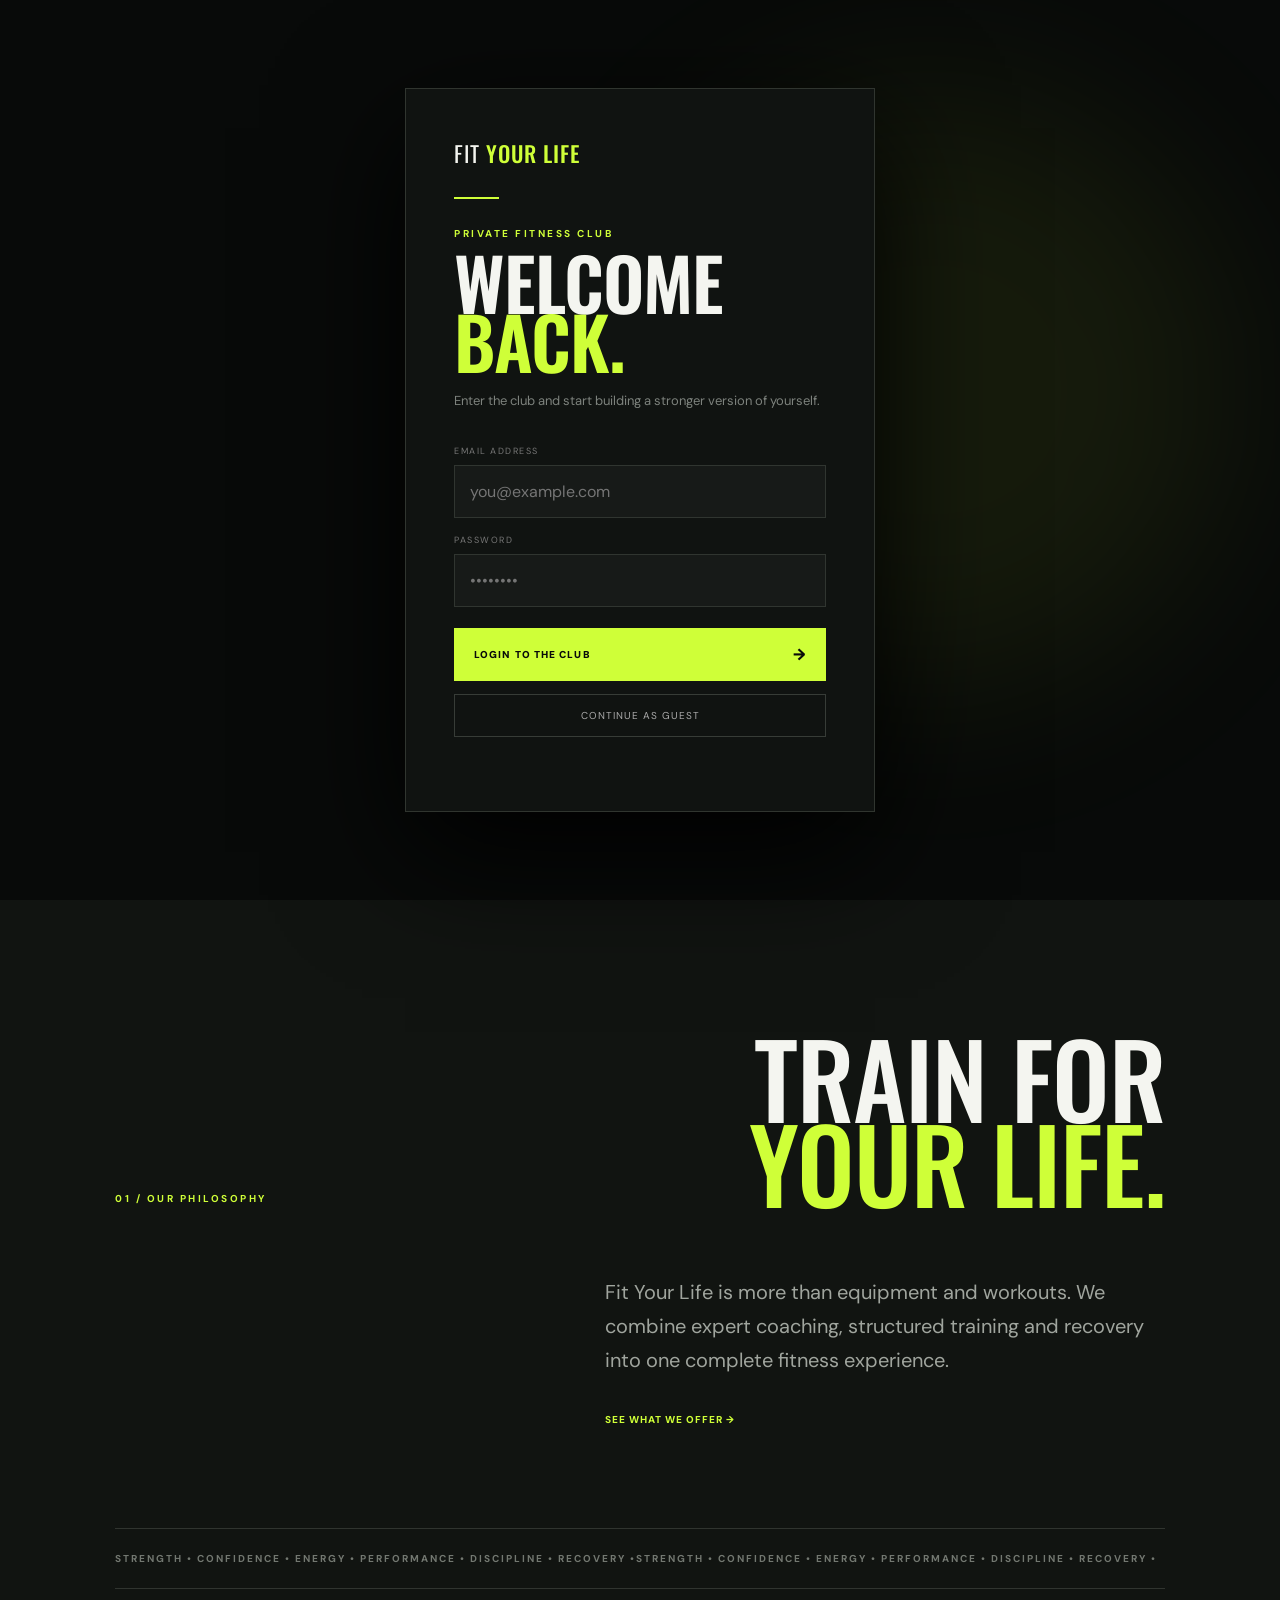
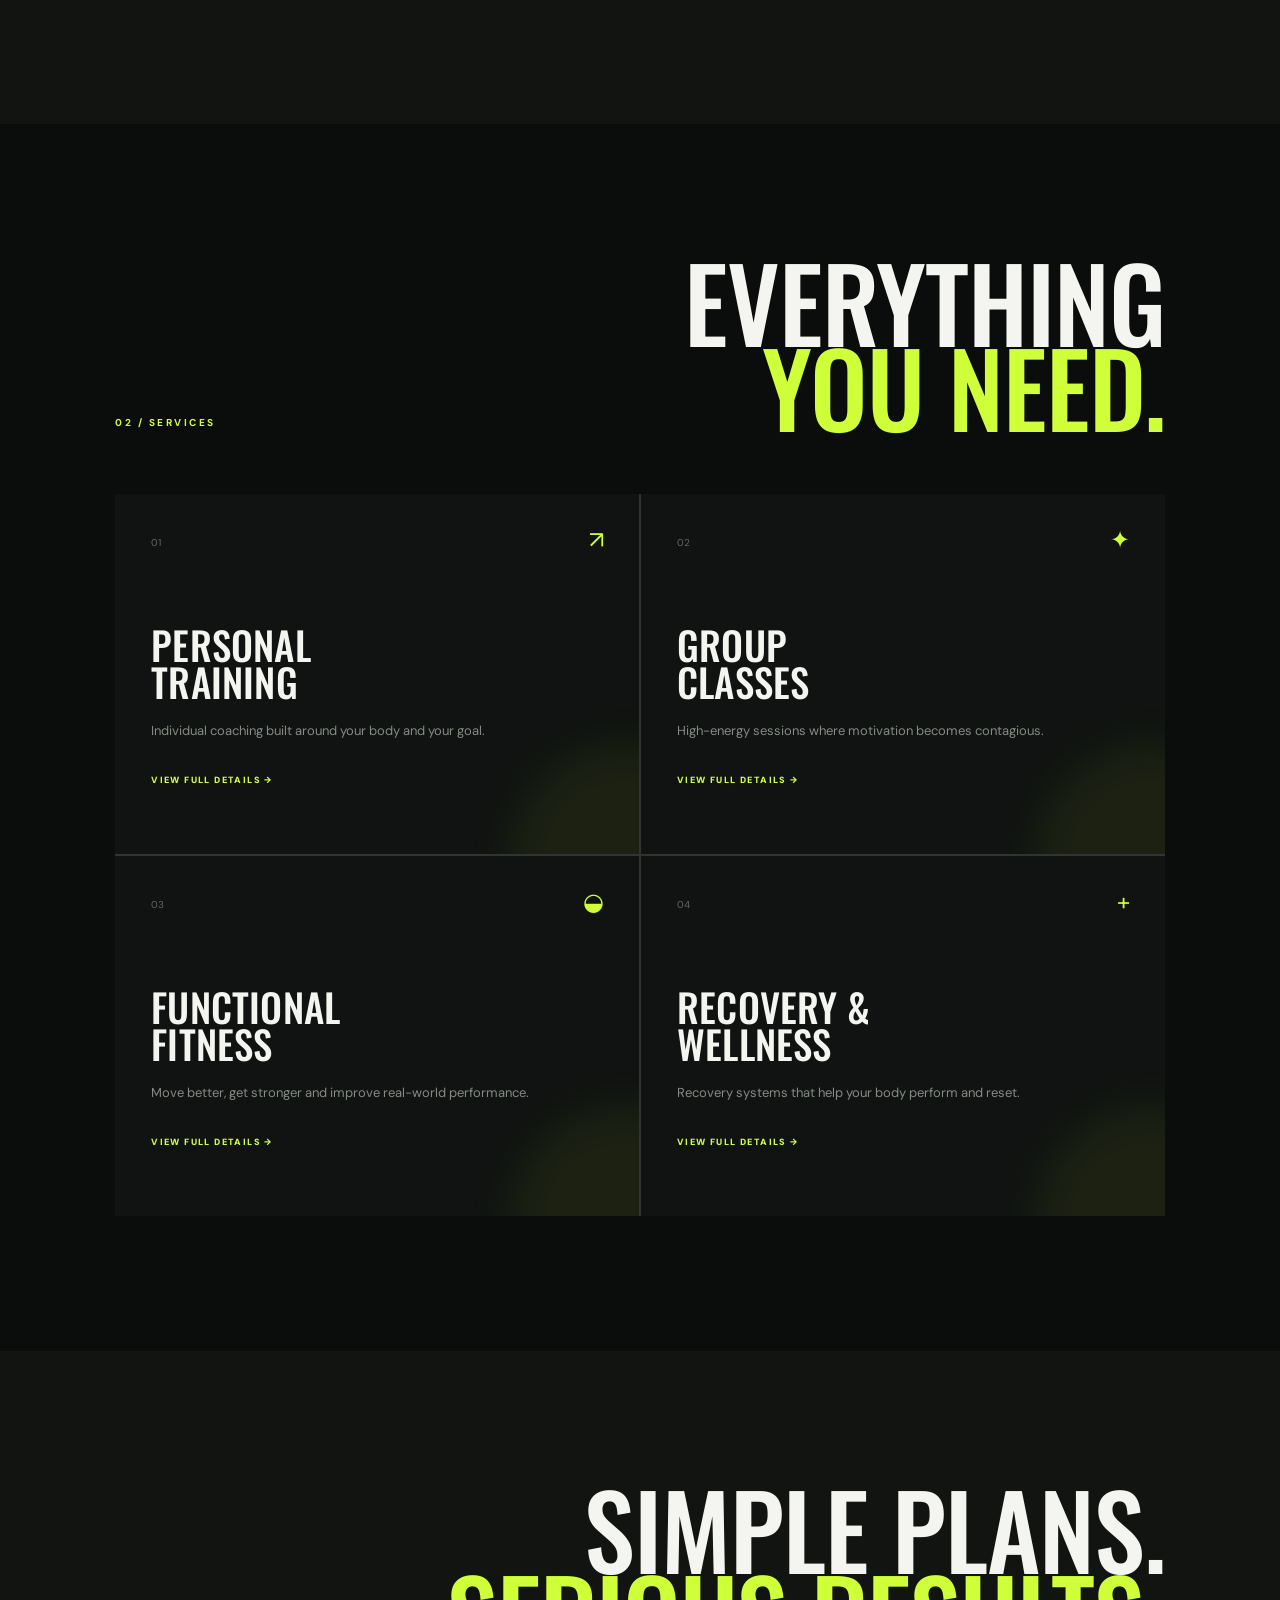
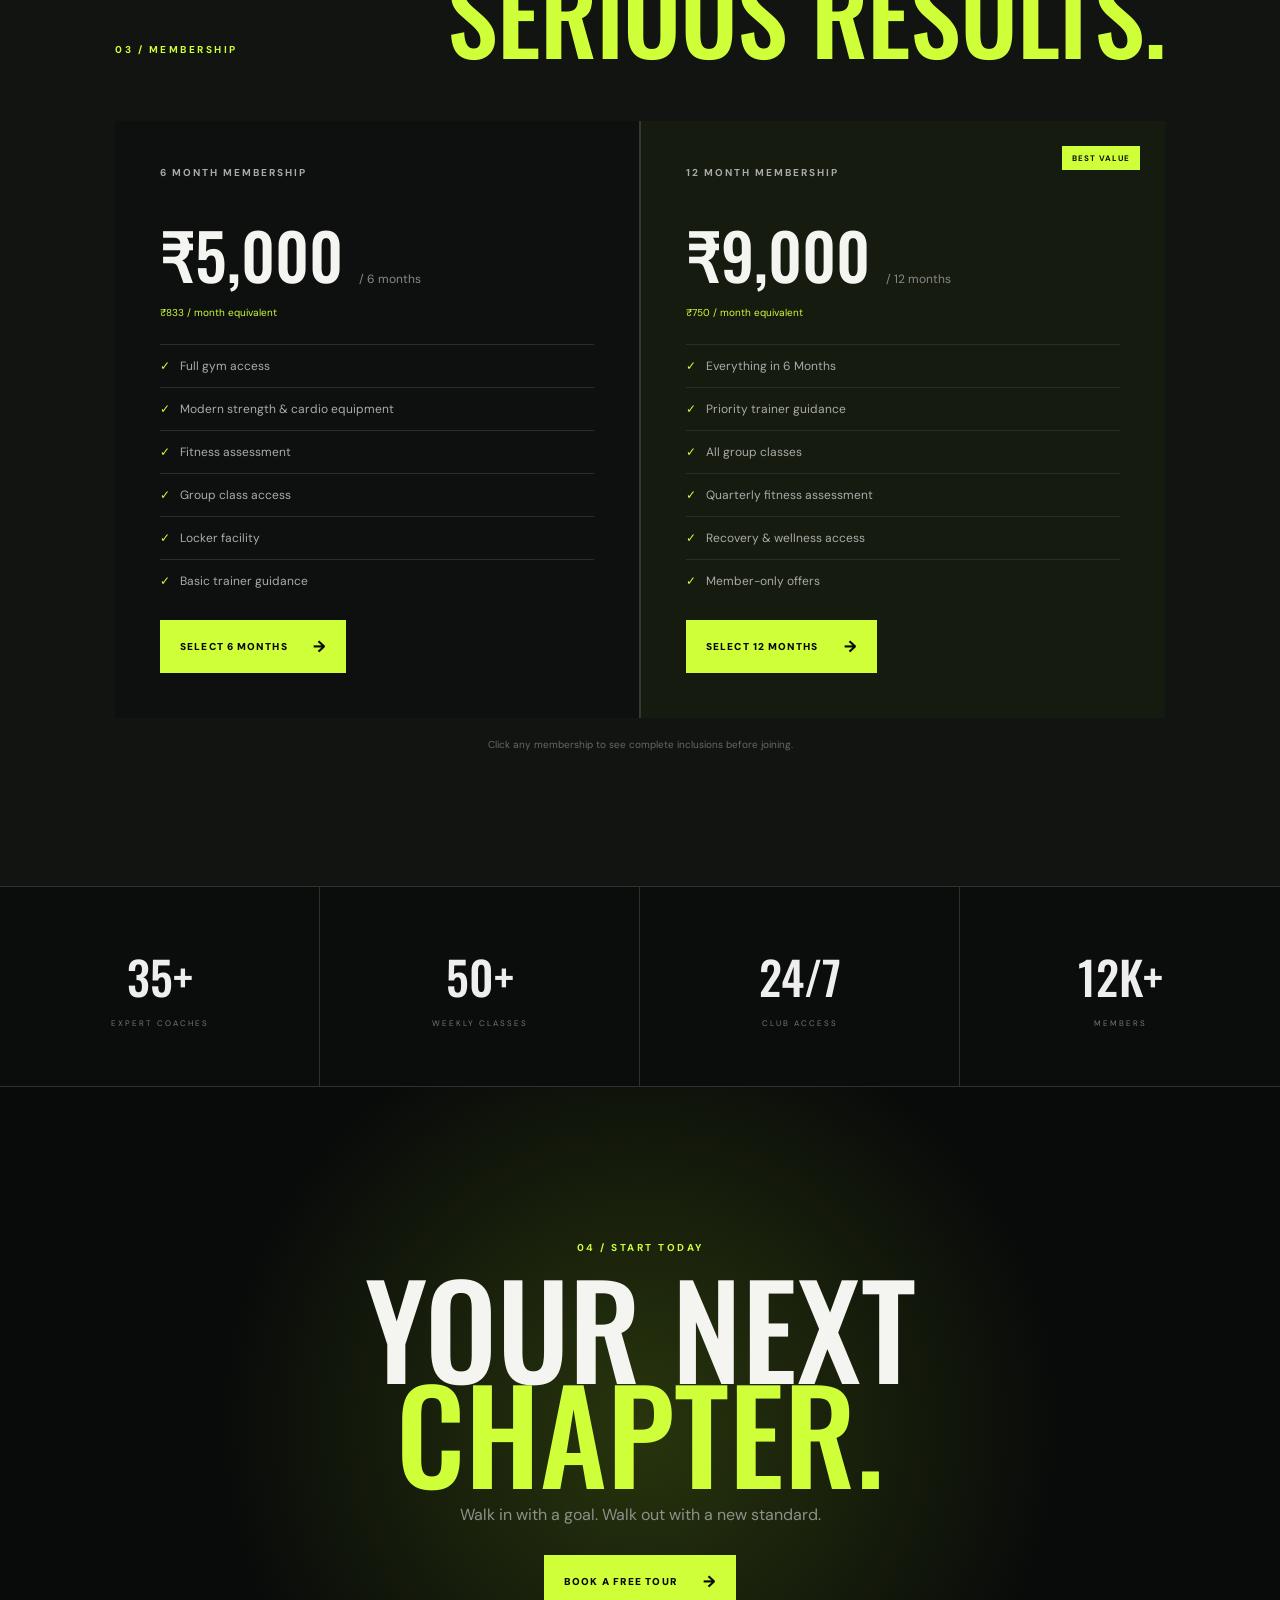
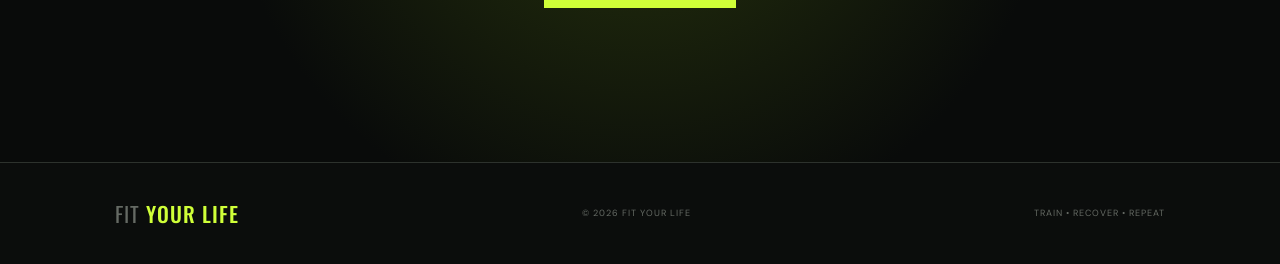
<file: index.html>
<!DOCTYPE html>
<html lang="en">
<head>
<meta charset="UTF-8">
<meta name="viewport" content="width=device-width, initial-scale=1.0">
<title>Fit Your Life | Professional Gym & Fitness Center</title>
<meta name="description" content="Fit Your Life is a professional gym and fitness center offering personal training, group classes, functional fitness, recovery and wellness programs with flexible 6-month and 12-month memberships.">
<meta name="author" content="Fit Your Life">
<meta name="robots" content="index, follow">
<meta name="theme-color" content="#0b0d0c">
<link rel="canonical" href="https://rishabsingh01.github.io/Fit-Your-Life-gym-website/">

<meta property="og:title" content="Fit Your Life | Professional Gym & Fitness Center">
<meta property="og:description" content="Train stronger. Move better. Live better. Explore personal training, group classes, functional fitness, recovery and wellness at Fit Your Life.">
<meta property="og:type" content="website">
<meta property="og:url" content="https://rishabsingh01.github.io/Fit-Your-Life-gym-website/">
<meta property="og:site_name" content="Fit Your Life">

<script type="application/ld+json">
{
  "@context": "https://schema.org",
  "@type": "HealthClub",
  "name": "Fit Your Life",
  "url": "https://rishabsingh01.github.io/Fit-Your-Life-gym-website/",
  "description": "Professional gym and fitness center offering personal training, group classes, functional fitness, recovery and wellness programs.",
  "priceRange": "₹₹"
}
</script>

<link rel="preconnect" href="https://fonts.googleapis.com">
<link href="https://fonts.googleapis.com/css2?family=DM+Sans:wght@400;500;600;700&family=Oswald:wght@400;500;600;700&display=swap" rel="stylesheet">
<link rel="stylesheet" href="style.css">
</head>
<body>

<!-- Opening Login -->
<div class="login-screen" id="loginScreen">
  <div class="login-glow"></div>
  <div class="login-panel">
    <div class="login-brand">FIT <b>YOUR LIFE</b></div>
    <div class="mini-line"></div>
    <p class="tag">PRIVATE FITNESS CLUB</p>
    <h1>WELCOME<br><span>BACK.</span></h1>
    <p class="muted">Enter the club and start building a stronger version of yourself.</p>
    <form id="loginForm">
      <label>Email Address</label>
      <input type="email" placeholder="you@example.com" required>
      <label>Password</label>
      <input type="password" placeholder="••••••••" required>
      <button class="lime-btn" type="submit">LOGIN TO THE CLUB <i>→</i></button>
    </form>
    <button class="guest" id="guestBtn">CONTINUE AS GUEST</button>
    <small id="loginMsg"></small>
  </div>
</div>

<header>
 <a class="brand" href="#home">FIT <strong>YOUR LIFE</strong></a>
 <nav><a href="#about">About</a><a href="#services">Services</a><a href="#membership">Membership</a><a href="#contact">Contact</a></nav>
 <button class="header-login" id="headerLogin">LOGIN ↗</button>
</header>

<section class="hero" id="home">
 <div class="hero-bg"></div><div class="hero-grid"></div>
 <div class="hero-copy reveal">
   <p class="tag">PREMIUM FITNESS • PERFORMANCE • WELLNESS</p>
   <h2>DISCIPLINE<br><em>BUILDS</em><br>RESULTS.</h2>
   <p class="lead">A professional fitness club designed for people who want more from their body, their energy and their life.</p>
   <div class="actions"><a class="lime-btn" href="#membership">VIEW MEMBERSHIPS <i>→</i></a><a class="ghost-link" href="#services">EXPLORE SERVICES ↓</a></div>
 </div>
 <div class="hero-side"><span>01</span><div></div><small>FIT YOUR LIFE<br>EST. 2026</small></div>
 <div class="hero-bottom"><span>12K+ MEMBERS</span><span>24/7 ACCESS</span><span>35+ EXPERTS</span></div>
</section>

<section class="about" id="about">
 <div class="section-head reveal"><p class="tag">01 / OUR PHILOSOPHY</p><h2>TRAIN FOR<br><span>YOUR LIFE.</span></h2></div>
 <div class="about-copy reveal"><p>Fit Your Life is more than equipment and workouts. We combine expert coaching, structured training and recovery into one complete fitness experience.</p><a href="#services">SEE WHAT WE OFFER →</a></div>
 <div class="ticker"><div>STRENGTH • CONFIDENCE • ENERGY • PERFORMANCE • DISCIPLINE • RECOVERY • </div><div>STRENGTH • CONFIDENCE • ENERGY • PERFORMANCE • DISCIPLINE • RECOVERY • </div></div>
</section>

<section class="services" id="services">
 <div class="section-head reveal"><p class="tag">02 / SERVICES</p><h2>EVERYTHING<br><span>YOU NEED.</span></h2></div>
 <div class="service-grid">
  <article class="service-card reveal" data-service="personal"><span class="num">01</span><div class="icon">↗</div><h3>PERSONAL<br>TRAINING</h3><p>Individual coaching built around your body and your goal.</p><button>VIEW FULL DETAILS →</button></article>
  <article class="service-card reveal" data-service="group"><span class="num">02</span><div class="icon">✦</div><h3>GROUP<br>CLASSES</h3><p>High-energy sessions where motivation becomes contagious.</p><button>VIEW FULL DETAILS →</button></article>
  <article class="service-card reveal" data-service="functional"><span class="num">03</span><div class="icon">◒</div><h3>FUNCTIONAL<br>FITNESS</h3><p>Move better, get stronger and improve real-world performance.</p><button>VIEW FULL DETAILS →</button></article>
  <article class="service-card reveal" data-service="recovery"><span class="num">04</span><div class="icon">+</div><h3>RECOVERY &<br>WELLNESS</h3><p>Recovery systems that help your body perform and reset.</p><button>VIEW FULL DETAILS →</button></article>
 </div>
</section>

<section class="membership" id="membership">
 <div class="section-head reveal"><p class="tag">03 / MEMBERSHIP</p><h2>SIMPLE PLANS.<br><span>SERIOUS RESULTS.</span></h2></div>
 <div class="plans">
  <article class="plan reveal"><p class="plan-label">6 MONTH MEMBERSHIP</p><div class="price">₹5,000 <small>/ 6 months</small></div><p class="save">₹833 / month equivalent</p><ul><li>Full gym access</li><li>Modern strength & cardio equipment</li><li>Fitness assessment</li><li>Group class access</li><li>Locker facility</li><li>Basic trainer guidance</li></ul><button class="lime-btn join">SELECT 6 MONTHS <i>→</i></button></article>
  <article class="plan featured reveal"><b class="popular">BEST VALUE</b><p class="plan-label">12 MONTH MEMBERSHIP</p><div class="price">₹9,000 <small>/ 12 months</small></div><p class="save">₹750 / month equivalent</p><ul><li>Everything in 6 Months</li><li>Priority trainer guidance</li><li>All group classes</li><li>Quarterly fitness assessment</li><li>Recovery & wellness access</li><li>Member-only offers</li></ul><button class="lime-btn join">SELECT 12 MONTHS <i>→</i></button></article>
 </div>
 <p class="plan-note reveal">Click any membership to see complete inclusions before joining.</p>
</section>

<section class="stats">
 <div class="stat"><strong>35+</strong><span>EXPERT COACHES</span></div><div class="stat"><strong>50+</strong><span>WEEKLY CLASSES</span></div><div class="stat"><strong>24/7</strong><span>CLUB ACCESS</span></div><div class="stat"><strong>12K+</strong><span>MEMBERS</span></div>
</section>

<section class="contact" id="contact"><div class="contact-inner reveal"><p class="tag">04 / START TODAY</p><h2>YOUR NEXT<br><span>CHAPTER.</span></h2><p>Walk in with a goal. Walk out with a new standard.</p><button class="lime-btn" id="tourBtn">BOOK A FREE TOUR <i>→</i></button></div></section>

<footer><a class="brand" href="#home">FIT <strong>YOUR LIFE</strong></a><span>© 2026 FIT YOUR LIFE</span><span>TRAIN • RECOVER • REPEAT</span></footer>

<!-- Service Details -->
<div class="detail-overlay" id="detailOverlay"><div class="detail-box"><button class="detail-close" id="detailClose">×</button><p class="tag" id="detailTag"></p><h2 id="detailTitle"></h2><p class="detail-intro" id="detailIntro"></p><div class="detail-grid" id="detailGrid"></div><button class="lime-btn detail-join" id="detailJoin">JOIN FIT YOUR LIFE <i>→</i></button></div></div>

<!-- Membership Details -->
<div class="detail-overlay" id="planOverlay"><div class="detail-box plan-detail"><button class="detail-close planClose">×</button><p class="tag" id="planTag"></p><h2 id="planTitle"></h2><div class="big-price" id="planPrice"></div><p id="planIntro" class="detail-intro"></p><div class="detail-grid" id="planGrid"></div><button class="lime-btn" id="planLogin">CONTINUE TO LOGIN <i>→</i></button></div></div>

<script src="script.js"></script>
</body>
</html>
</file>
<file: style.css>
*{box-sizing:border-box;margin:0;padding:0}html{scroll-behavior:smooth}body{background:#0b0d0c;color:#f4f5f0;font-family:"DM Sans",Arial,sans-serif;overflow-x:hidden}a{text-decoration:none;color:inherit}button,input{font:inherit}.tag{font-size:10px;letter-spacing:2.5px;color:#cfff38;font-weight:700}.brand{font-family:Oswald,sans-serif;font-size:21px;letter-spacing:1px}.brand strong{font-weight:500;color:#cfff38}.login-screen{position:fixed;inset:0;z-index:1000;background:#080a09;display:grid;place-items:center;transition:.8s}.login-screen.hide{opacity:0;visibility:hidden;pointer-events:none}.login-glow{position:absolute;width:600px;height:600px;border-radius:50%;background:#cfff3812;filter:blur(90px);right:4%;top:10%}.login-panel{width:min(470px,90vw);position:relative;padding:48px;background:#101311;border:1px solid #30352f;box-shadow:0 40px 120px #000}.login-brand{font-family:Oswald;font-size:22px;letter-spacing:1px}.login-brand b{color:#cfff38;font-weight:500}.mini-line{width:45px;height:2px;background:#cfff38;margin:28px 0}.login-panel h1{font:600 clamp(48px,8vw,72px)/.82 Oswald;margin:12px 0 20px;letter-spacing:-1px}.login-panel h1 span{color:#cfff38}.muted{color:#7d827d;font-size:13px;line-height:1.7;margin-bottom:25px}.login-panel form{display:grid;gap:8px}.login-panel label{font-size:9px;text-transform:uppercase;letter-spacing:1.5px;color:#777;margin-top:8px}.login-panel input{background:#171a18;border:1px solid #303530;color:#fff;padding:15px;outline:none}.login-panel input:focus{border-color:#cfff38}.lime-btn{display:inline-flex;justify-content:space-between;align-items:center;gap:25px;background:#cfff38;color:#090b09;border:0;padding:16px 20px;font-size:10px;font-weight:900;letter-spacing:1.1px;cursor:pointer;transition:.3s}.lime-btn:hover{transform:translateY(-3px);box-shadow:0 16px 40px #cfff3820}.login-panel .lime-btn{margin-top:13px;width:100%}.lime-btn i{font-style:normal;font-size:16px}.guest{margin-top:13px;width:100%;padding:14px;background:transparent;border:1px solid #373c37;color:#aaa;font-size:10px;letter-spacing:1px;cursor:pointer}.login-panel small{display:block;text-align:center;color:#cfff38;margin-top:12px;min-height:14px;font-size:10px}header{height:78px;position:fixed;z-index:100;top:0;left:0;width:100%;display:flex;align-items:center;justify-content:space-between;padding:0 6vw;background:linear-gradient(#090b09e8,transparent);backdrop-filter:blur(8px)}nav{display:flex;gap:35px;font-size:10px;text-transform:uppercase;letter-spacing:1.4px;color:#a3a7a1}nav a:hover{color:#cfff38}.header-login{border:1px solid #555;background:transparent;color:#eee;padding:11px 16px;font-size:9px;letter-spacing:1.2px;cursor:pointer}.hero{min-height:100vh;position:relative;padding:170px 9vw 80px;display:flex;align-items:center;overflow:hidden;background:#090b0a}.hero-bg{position:absolute;inset:0;background:radial-gradient(circle at 70% 48%,#3a4d0f 0,#11160d 17%,transparent 44%)}.hero-grid{position:absolute;inset:0;opacity:.12;background-image:linear-gradient(#fff 1px,transparent 1px),linear-gradient(90deg,#fff 1px,transparent 1px);background-size:80px 80px;mask-image:linear-gradient(to right,transparent,#000 45%,transparent)}.hero-copy{position:relative;z-index:2;max-width:780px}.hero h2{font:600 clamp(75px,11vw,155px)/.8 Oswald;letter-spacing:-3px;margin:22px 0 30px}.hero h2 em{font-style:normal;color:#cfff38}.lead{color:#929791;line-height:1.8;max-width:480px;font-size:14px}.actions{display:flex;align-items:center;gap:28px;margin-top:32px}.ghost-link{font-size:9px;font-weight:800;letter-spacing:1.5px;color:#aaa}.hero-side{position:absolute;right:6vw;top:45%;display:flex;align-items:center;gap:14px;color:#747971;font-size:9px}.hero-side div{width:80px;height:1px;background:#4a5049}.hero-side span{color:#cfff38}.hero-bottom{position:absolute;bottom:40px;left:9vw;right:9vw;display:flex;gap:50px;color:#777;font-size:9px;letter-spacing:1.5px}.about,.services,.membership{padding:135px 9vw}.about{background:#111411}.section-head{display:flex;justify-content:space-between;align-items:end}.section-head h2{font:500 clamp(55px,8vw,110px)/.83 Oswald;letter-spacing:-1px;text-align:right}.section-head h2 span{color:#cfff38}.about-copy{max-width:560px;margin:70px 0 100px;margin-left:auto}.about-copy p{font-size:20px;line-height:1.7;color:#a0a59e;margin-bottom:30px}.about-copy a{font-size:10px;color:#cfff38;font-weight:800;letter-spacing:1px}.ticker{display:flex;overflow:hidden;border-top:1px solid #30342f;border-bottom:1px solid #30342f;padding:23px 0;white-space:nowrap;color:#737871;font-size:10px;font-weight:700;letter-spacing:2px}.ticker div{min-width:max-content;animation:move 18s linear infinite}@keyframes move{to{transform:translateX(-100%)}}.services{background:#0b0d0c}.service-grid{margin-top:65px;display:grid;grid-template-columns:repeat(2,1fr);gap:2px;background:#30352f}.service-card{min-height:360px;background:#101311;padding:36px;position:relative;overflow:hidden;cursor:pointer;transition:.45s}.service-card:hover{background:#161b12;transform:translateY(-5px)}.service-card:after{content:"";position:absolute;width:230px;height:230px;border-radius:50%;right:-100px;bottom:-120px;background:#cfff3810;filter:blur(20px)}.num{font-size:10px;color:#666}.icon{position:absolute;right:35px;top:30px;color:#cfff38;font-size:24px}.service-card h3{font:500 39px/.95 Oswald;margin-top:75px;letter-spacing:.2px}.service-card p{color:#858b84;line-height:1.7;font-size:13px;max-width:390px;margin:20px 0 25px}.service-card button{border:0;background:none;color:#cfff38;font-size:9px;font-weight:900;letter-spacing:1.4px;cursor:pointer}.membership{background:#111411}.plans{display:grid;grid-template-columns:1fr 1fr;gap:2px;background:#343934;margin-top:65px}.plan{background:#0e100f;padding:45px;min-height:470px;position:relative}.plan.featured{background:#161b10}.popular{position:absolute;right:25px;top:25px;background:#cfff38;color:#0a0c0a;padding:7px 10px;font-size:8px;letter-spacing:1px}.plan-label{color:#aaa;font-size:10px;letter-spacing:2px;font-weight:700}.price{font:500 clamp(45px,5vw,70px) Oswald;margin:28px 0 0}.price small{font:400 12px "DM Sans";color:#888;letter-spacing:0}.save{font-size:10px;color:#cfff38;margin:5px 0 25px}.plan ul{list-style:none}.plan li{border-top:1px solid #2a2e2a;padding:13px 0;color:#aaa;font-size:12px}.plan li:before{content:"✓";color:#cfff38;margin-right:10px}.plan .lime-btn{margin-top:18px}.plan-note{text-align:center;color:#656a64;font-size:10px;margin-top:20px}.stats{display:grid;grid-template-columns:repeat(4,1fr);border-top:1px solid #2d322d;border-bottom:1px solid #2d322d}.stat{text-align:center;padding:55px 15px;border-right:1px solid #2d322d}.stat:last-child{border:0}.stat strong{font:500 46px Oswald;display:block;color:#eee}.stat span{font-size:8px;color:#737870;letter-spacing:2px}.contact{min-height:75vh;display:grid;place-items:center;text-align:center;padding:100px 20px;background:radial-gradient(circle at center,#28350d,#090b0a 58%)}.contact h2{font:500 clamp(70px,10vw,140px)/.82 Oswald;margin:20px 0}.contact h2 span{color:#cfff38}.contact-inner>p:not(.tag){color:#8b918a;margin-bottom:30px}footer{padding:35px 9vw;display:flex;justify-content:space-between;align-items:center;border-top:1px solid #2d322d;color:#656a64;font-size:9px;letter-spacing:1px}.reveal{opacity:0;transform:translateY(45px);transition:opacity .8s ease,transform .8s ease}.reveal.show{opacity:1;transform:none}.detail-overlay{position:fixed;inset:0;z-index:500;background:#050706eF;backdrop-filter:blur(14px);display:grid;place-items:center;padding:25px;opacity:0;visibility:hidden;transition:.45s}.detail-overlay.open{opacity:1;visibility:visible}.detail-box{width:min(900px,95vw);max-height:90vh;overflow:auto;background:#111411;border:1px solid #353b34;padding:50px;position:relative;transform:translateY(35px);transition:.45s}.detail-overlay.open .detail-box{transform:none}.detail-close{position:absolute;right:20px;top:14px;border:0;background:none;color:#999;font-size:35px;cursor:pointer}.detail-box h2{font:500 clamp(45px,7vw,82px)/.9 Oswald;margin:15px 0}.detail-intro{max-width:680px;color:#929891;line-height:1.8;font-size:14px;margin-bottom:30px}.detail-grid{display:grid;grid-template-columns:1fr 1fr;gap:1px;background:#343934;margin-bottom:28px}.detail-item{background:#171a17;padding:22px}.detail-item h4{font-size:10px;letter-spacing:1.5px;color:#cfff38;margin-bottom:8px}.detail-item p{font-size:12px;line-height:1.6;color:#999}.big-price{font:500 65px Oswald;color:#cfff38;margin:10px 0}.plan-detail .detail-grid{margin-top:25px}.plan-detail .detail-item{min-height:100px}@media(max-width:800px){nav{display:none}.hero{padding-left:7vw}.hero h2{font-size:19vw}.hero-side{display:none}.hero-bottom{left:7vw;gap:20px}.about,.services,.membership{padding:95px 7vw}.section-head{display:block}.section-head h2{text-align:left;margin-top:25px}.service-grid,.plans,.detail-grid{grid-template-columns:1fr}.stats{grid-template-columns:1fr 1fr}.stat{border-bottom:1px solid #2d322d}.detail-box{padding:35px 25px}.actions{align-items:flex-start;flex-direction:column}footer{flex-direction:column;gap:20px;text-align:center}}
</file>
